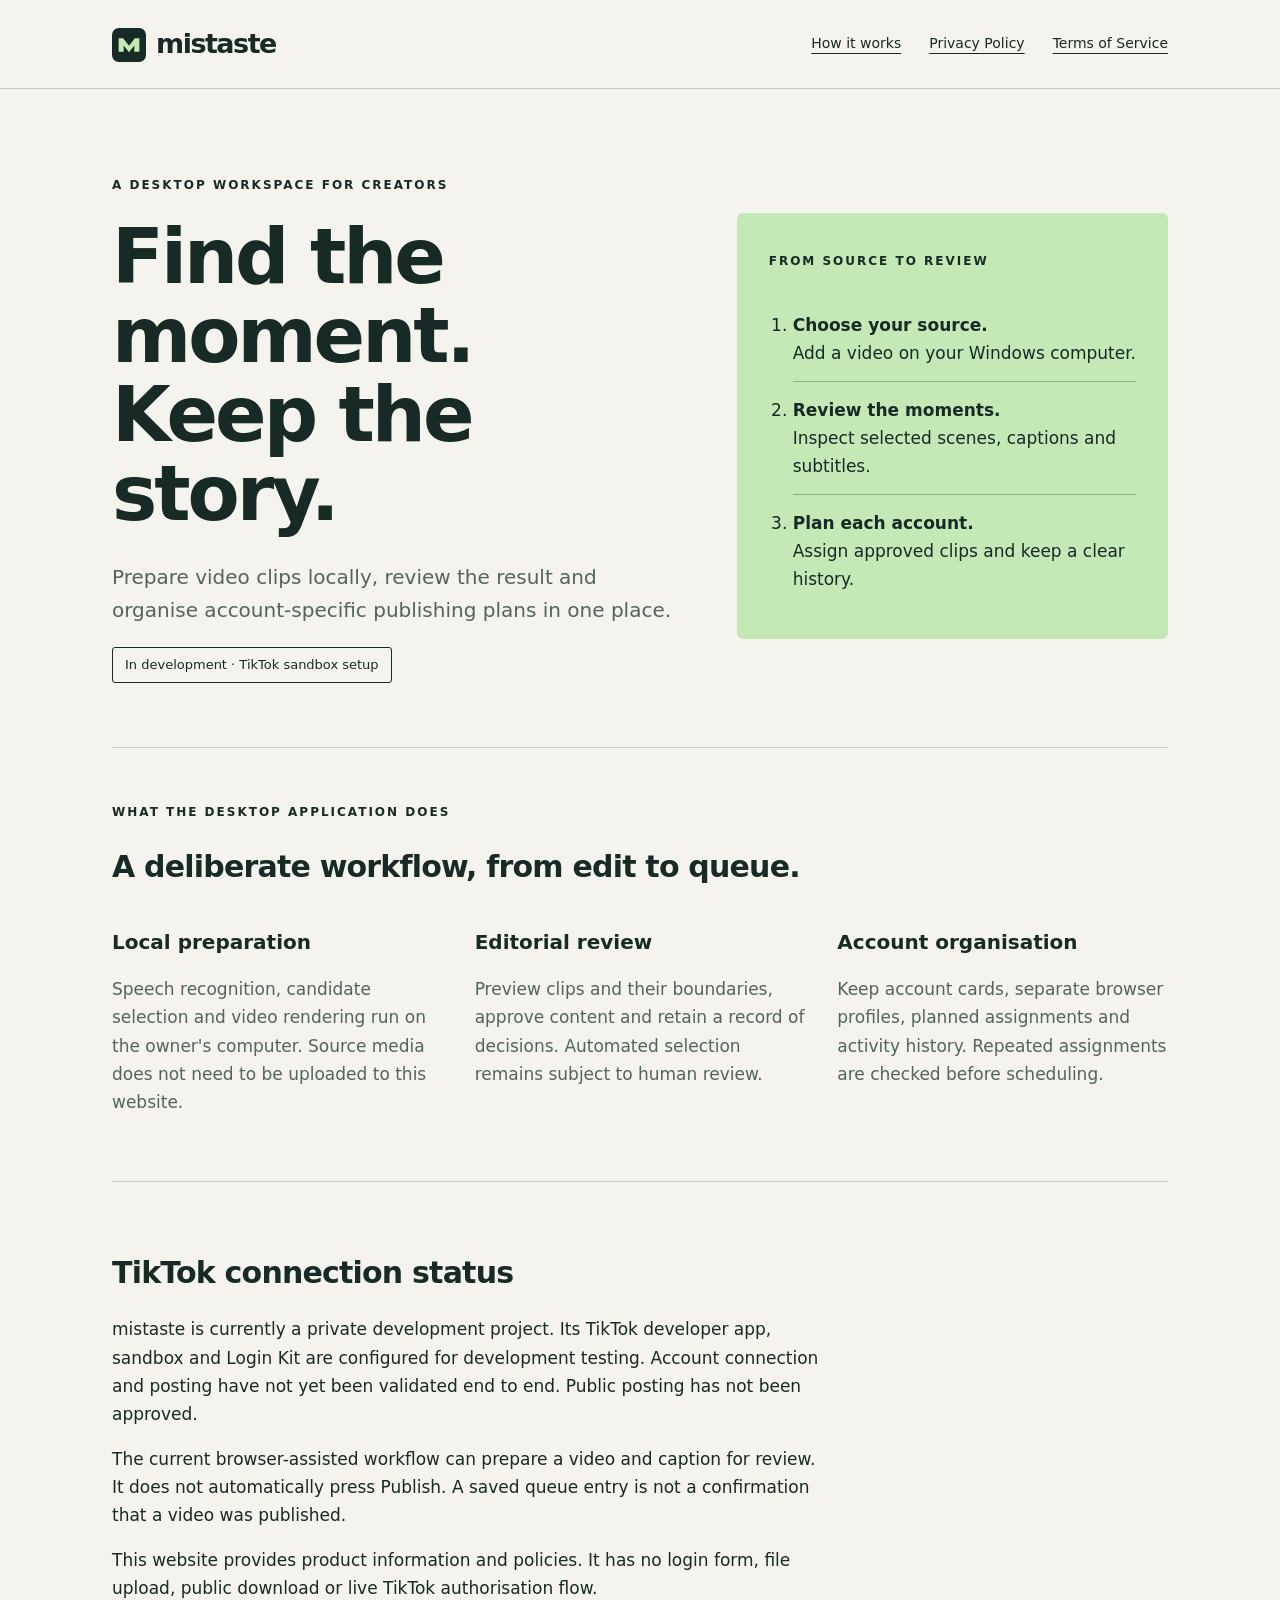
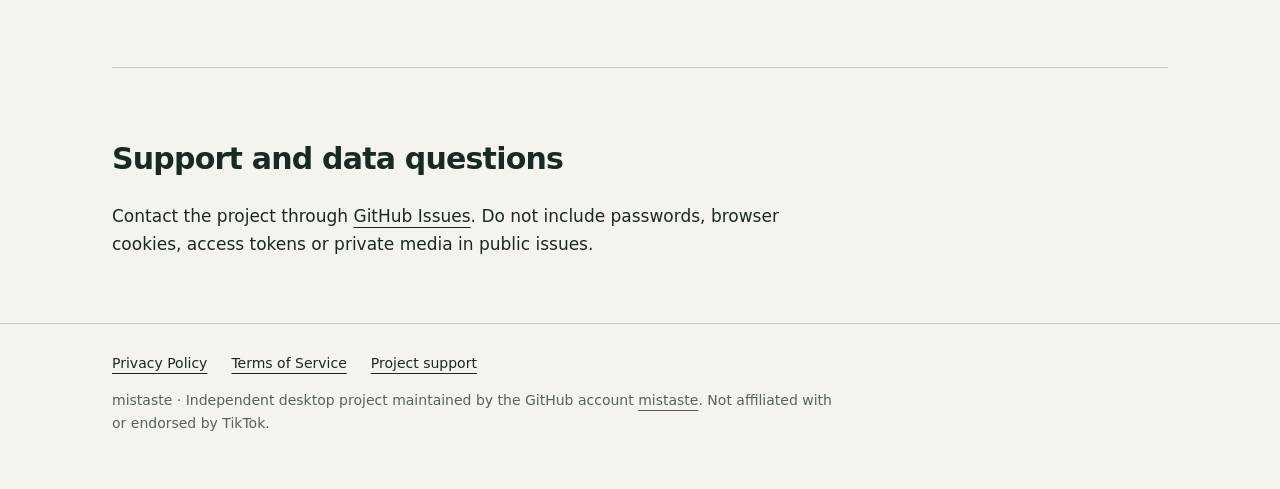
<file: index.html>
<!doctype html><html lang="en"><head><meta charset="utf-8"><meta name="viewport" content="width=device-width, initial-scale=1"><meta name="description" content="mistaste: local video preparation, editorial review and account workflow management. Development and sandbox testing."><title>mistaste — a workspace for video moments</title><link rel="icon" href="icon.svg" type="image/svg+xml"><link rel="stylesheet" href="style.css"></head><body><a class="skip" href="#main">Skip to content</a><header><div class="wrap"><nav aria-label="Main navigation"><a class="brand" href="./"><img src="icon.svg" width="34" height="34" alt="">mistaste</a><a href="./#workflow">How it works</a><a href="privacy.html">Privacy Policy</a><a href="terms.html">Terms of Service</a></nav></div></header><main id="main" class="wrap"><section class="hero"><div><span class="eyebrow">A desktop workspace for creators</span><h1>Find the moment.<br>Keep the story.</h1><p class="lede">Prepare video clips locally, review the result and organise account-specific publishing plans in one place.</p><span class="status">In development · TikTok sandbox setup</span></div><aside class="workflow" aria-label="Preparation workflow"><span class="eyebrow">From source to review</span><ol><li><strong>Choose your source.</strong><br>Add a video on your Windows computer.</li><li><strong>Review the moments.</strong><br>Inspect selected scenes, captions and subtitles.</li><li><strong>Plan each account.</strong><br>Assign approved clips and keep a clear history.</li></ol></aside></section><section class="section" id="workflow"><span class="eyebrow">What the desktop application does</span><h2>A deliberate workflow, from edit to queue.</h2><div class="features"><div><h3>Local preparation</h3><p>Speech recognition, candidate selection and video rendering run on the owner's computer. Source media does not need to be uploaded to this website.</p></div><div><h3>Editorial review</h3><p>Preview clips and their boundaries, approve content and retain a record of decisions. Automated selection remains subject to human review.</p></div><div><h3>Account organisation</h3><p>Keep account cards, separate browser profiles, planned assignments and activity history. Repeated assignments are checked before scheduling.</p></div></div></section><section class="section"><h2>TikTok connection status</h2><p>mistaste is currently a private development project. Its TikTok developer app, sandbox and Login Kit are configured for development testing. Account connection and posting have not yet been validated end to end. Public posting has not been approved.</p><p>The current browser-assisted workflow can prepare a video and caption for review. It does not automatically press Publish. A saved queue entry is not a confirmation that a video was published.</p><p>This website provides product information and policies. It has no login form, file upload, public download or live TikTok authorisation flow.</p></section><section class="section"><h2>Support and data questions</h2><p>Contact the project through <a href="https://github.com/mistaste/mistaste-site/issues">GitHub Issues</a>. Do not include passwords, browser cookies, access tokens or private media in public issues.</p></section></main><footer><div class="wrap"><div class="links"><a href="privacy.html">Privacy Policy</a><a href="terms.html">Terms of Service</a><a href="https://github.com/mistaste/mistaste-site/issues">Project support</a></div><p class="muted">mistaste · Independent desktop project maintained by the GitHub account <a href="https://github.com/mistaste">mistaste</a>. Not affiliated with or endorsed by TikTok.</p></div></footer></body></html>
</file>
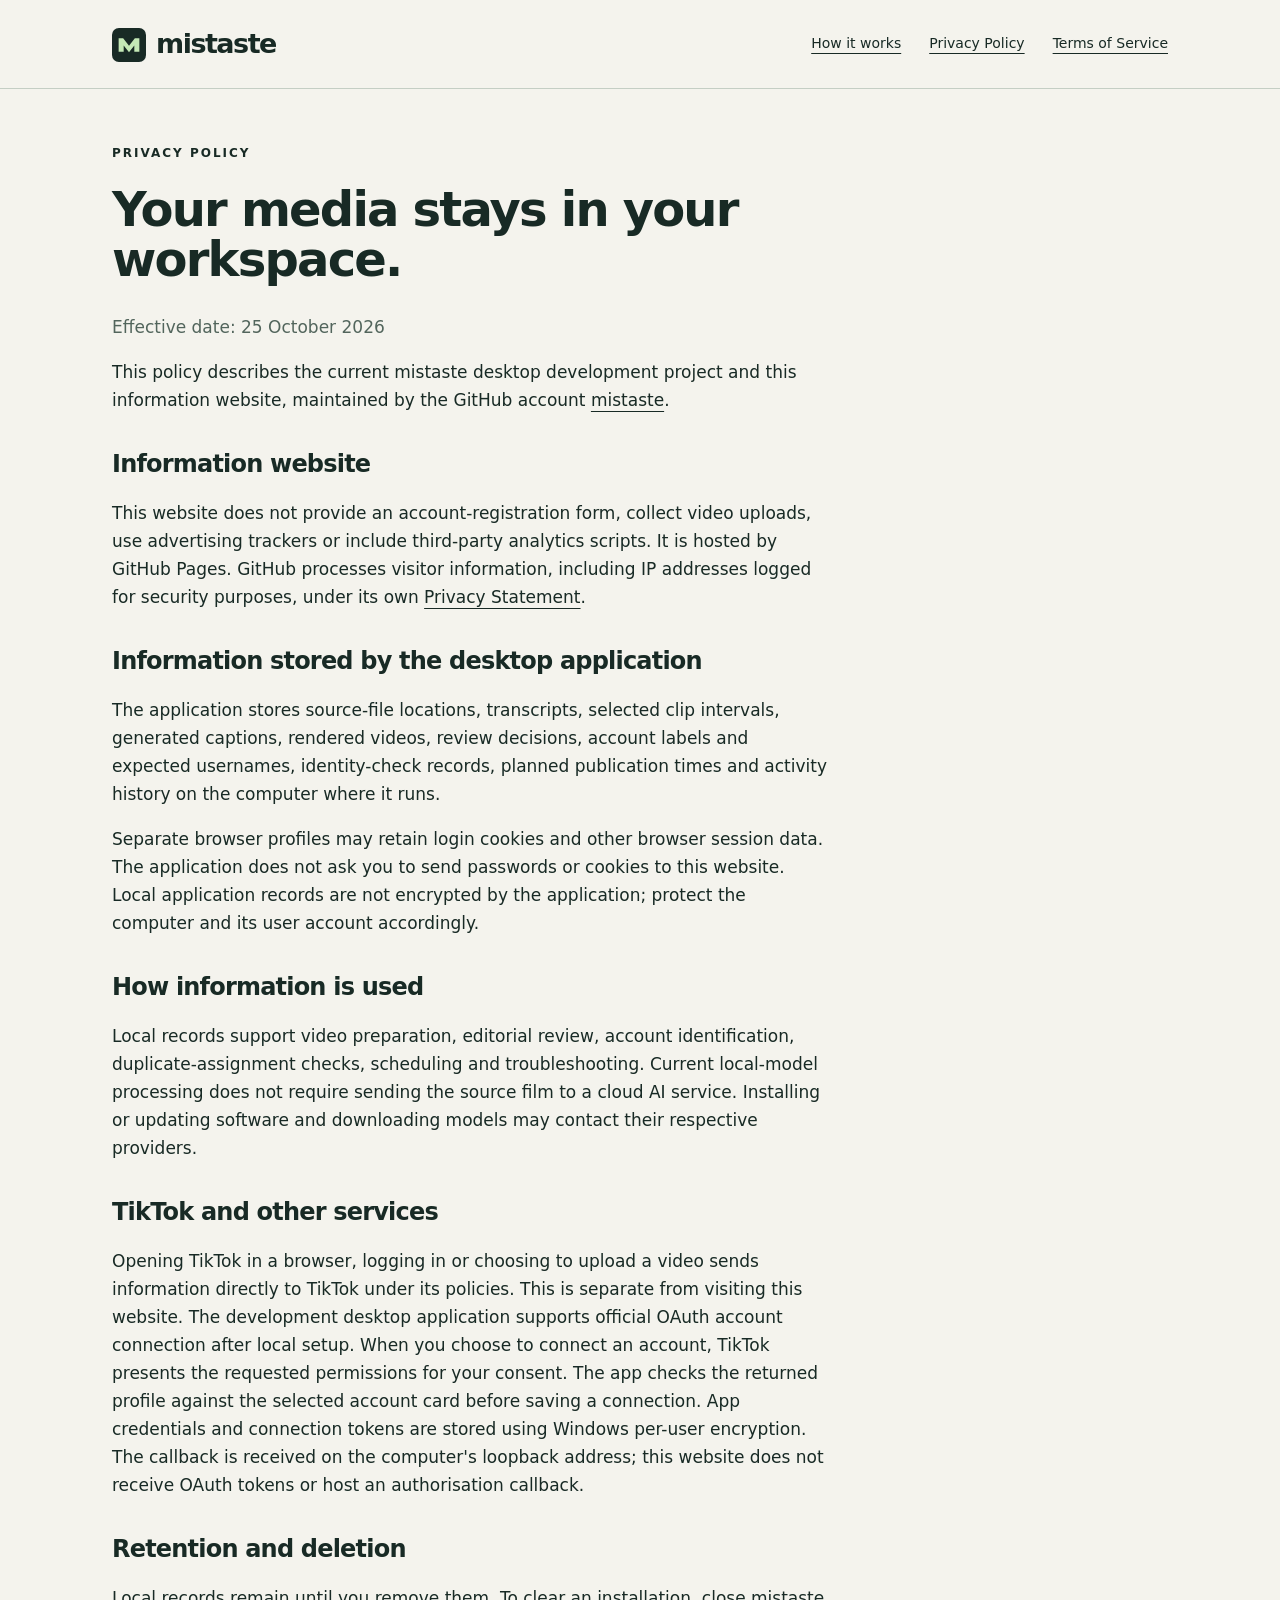
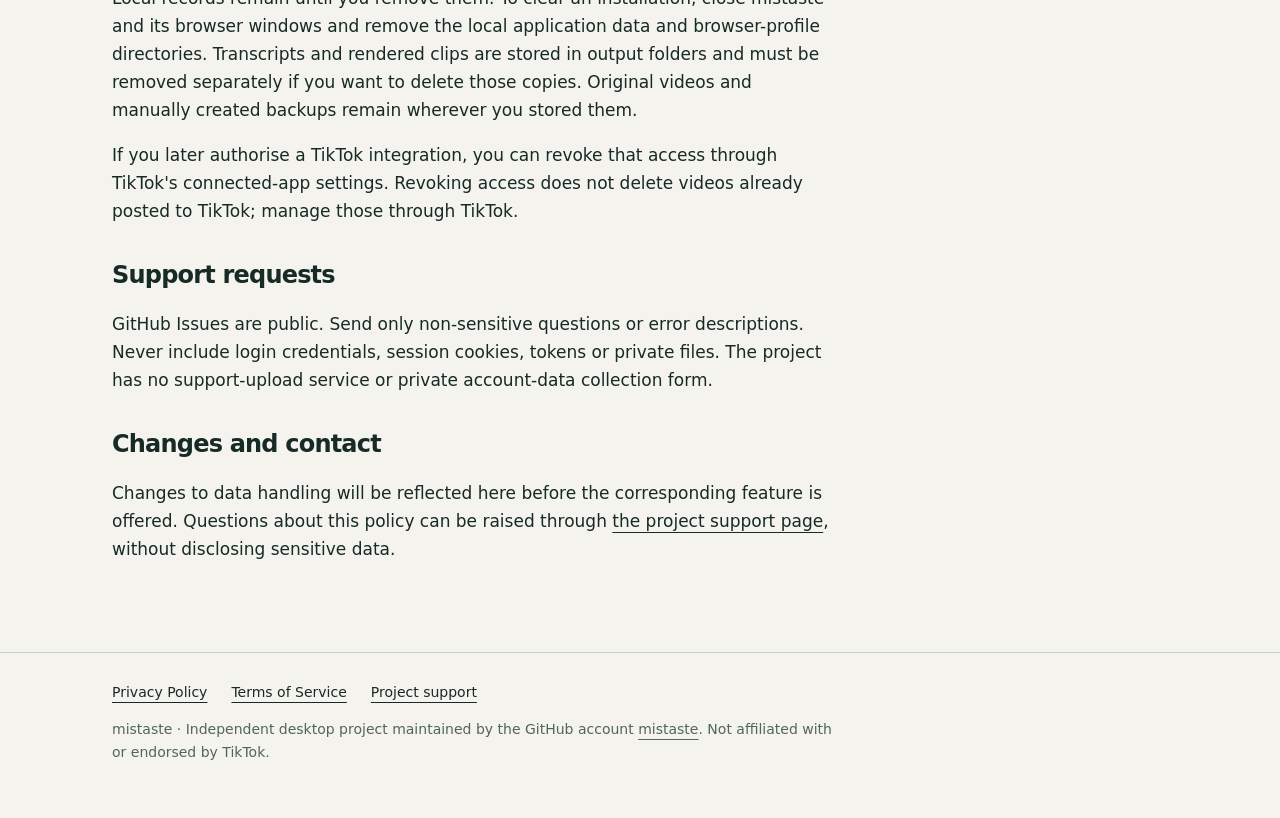
<file: privacy.html>
<!doctype html><html lang="en"><head><meta charset="utf-8"><meta name="viewport" content="width=device-width, initial-scale=1"><meta name="description" content="mistaste: local video preparation, editorial review and account workflow management. Development and sandbox testing."><title>Privacy Policy — mistaste</title><link rel="icon" href="icon.svg" type="image/svg+xml"><link rel="stylesheet" href="style.css"></head><body><a class="skip" href="#main">Skip to content</a><header><div class="wrap"><nav aria-label="Main navigation"><a class="brand" href="./"><img src="icon.svg" width="34" height="34" alt="">mistaste</a><a href="./#workflow">How it works</a><a href="privacy.html">Privacy Policy</a><a href="terms.html">Terms of Service</a></nav></div></header><main id="main" class="wrap"><article class="legal"><span class="eyebrow">Privacy Policy</span><h1>Your media stays in your workspace.</h1><p class="muted">Effective date: 25 October 2026</p><p>This policy describes the current mistaste desktop development project and this information website, maintained by the GitHub account <a href="https://github.com/mistaste">mistaste</a>.</p><h2>Information website</h2><p>This website does not provide an account-registration form, collect video uploads, use advertising trackers or include third-party analytics scripts. It is hosted by GitHub Pages. GitHub processes visitor information, including IP addresses logged for security purposes, under its own <a href="https://docs.github.com/en/site-policy/privacy-policies/github-general-privacy-statement">Privacy Statement</a>.</p><h2>Information stored by the desktop application</h2><p>The application stores source-file locations, transcripts, selected clip intervals, generated captions, rendered videos, review decisions, account labels and expected usernames, identity-check records, planned publication times and activity history on the computer where it runs.</p><p>Separate browser profiles may retain login cookies and other browser session data. The application does not ask you to send passwords or cookies to this website. Local application records are not encrypted by the application; protect the computer and its user account accordingly.</p><h2>How information is used</h2><p>Local records support video preparation, editorial review, account identification, duplicate-assignment checks, scheduling and troubleshooting. Current local-model processing does not require sending the source film to a cloud AI service. Installing or updating software and downloading models may contact their respective providers.</p><h2>TikTok and other services</h2><p>Opening TikTok in a browser, logging in or choosing to upload a video sends information directly to TikTok under its policies. This is separate from visiting this website. The development desktop application supports official OAuth account connection after local setup. When you choose to connect an account, TikTok presents the requested permissions for your consent. The app checks the returned profile against the selected account card before saving a connection. App credentials and connection tokens are stored using Windows per-user encryption. The callback is received on the computer's loopback address; this website does not receive OAuth tokens or host an authorisation callback.</p><h2>Retention and deletion</h2><p>Local records remain until you remove them. To clear an installation, close mistaste and its browser windows and remove the local application data and browser-profile directories. Transcripts and rendered clips are stored in output folders and must be removed separately if you want to delete those copies. Original videos and manually created backups remain wherever you stored them.</p><p>If you later authorise a TikTok integration, you can revoke that access through TikTok's connected-app settings. Revoking access does not delete videos already posted to TikTok; manage those through TikTok.</p><h2>Support requests</h2><p>GitHub Issues are public. Send only non-sensitive questions or error descriptions. Never include login credentials, session cookies, tokens or private files. The project has no support-upload service or private account-data collection form.</p><h2>Changes and contact</h2><p>Changes to data handling will be reflected here before the corresponding feature is offered. Questions about this policy can be raised through <a href="https://github.com/mistaste/mistaste-site/issues">the project support page</a>, without disclosing sensitive data.</p></article></main><footer><div class="wrap"><div class="links"><a href="privacy.html">Privacy Policy</a><a href="terms.html">Terms of Service</a><a href="https://github.com/mistaste/mistaste-site/issues">Project support</a></div><p class="muted">mistaste · Independent desktop project maintained by the GitHub account <a href="https://github.com/mistaste">mistaste</a>. Not affiliated with or endorsed by TikTok.</p></div></footer></body></html>
</file>
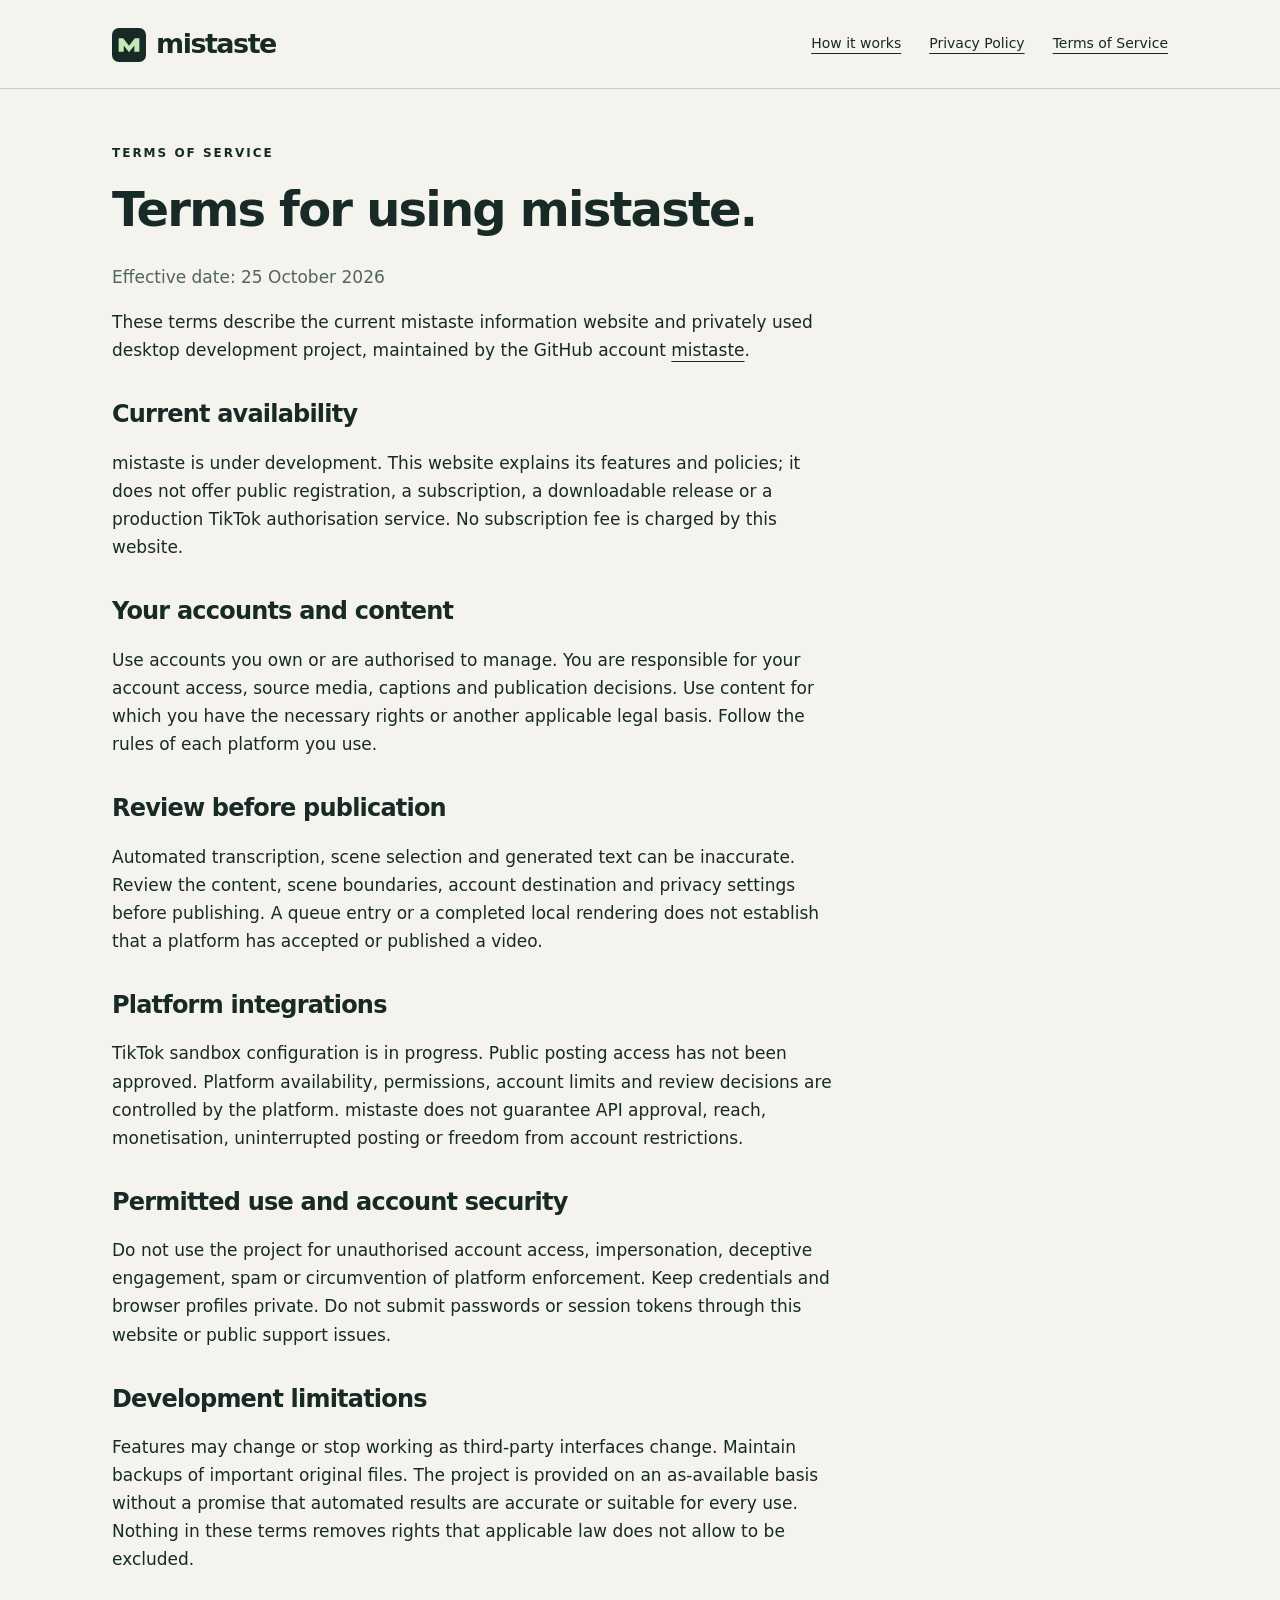
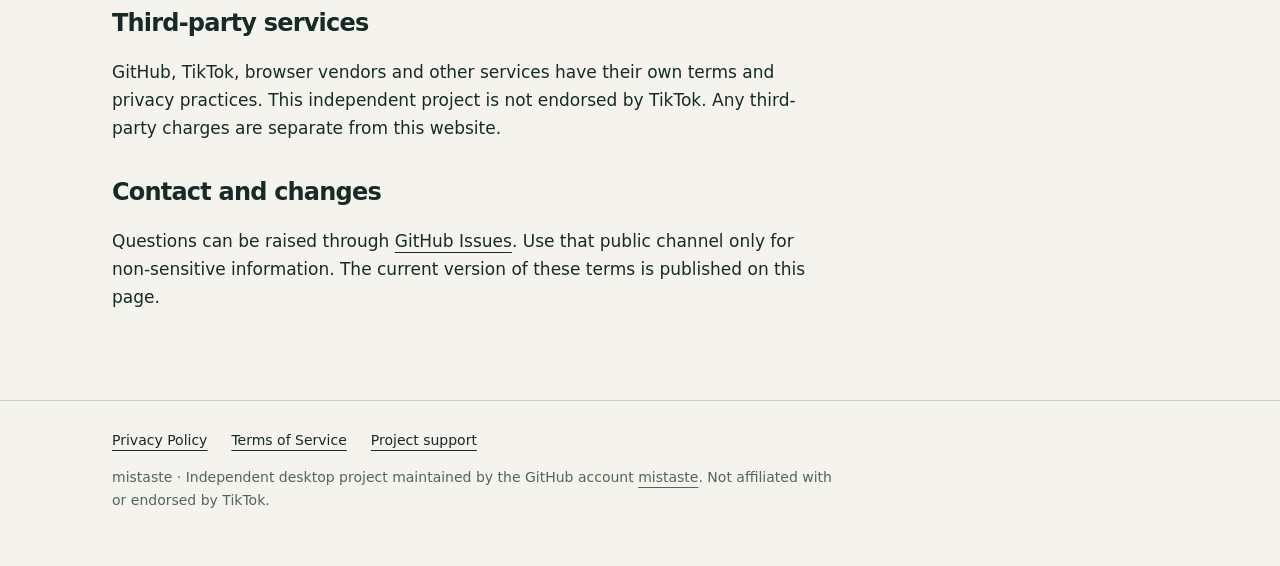
<file: terms.html>
<!doctype html><html lang="en"><head><meta charset="utf-8"><meta name="viewport" content="width=device-width, initial-scale=1"><meta name="description" content="mistaste: local video preparation, editorial review and account workflow management. Development and sandbox testing."><title>Terms of Service — mistaste</title><link rel="icon" href="icon.svg" type="image/svg+xml"><link rel="stylesheet" href="style.css"></head><body><a class="skip" href="#main">Skip to content</a><header><div class="wrap"><nav aria-label="Main navigation"><a class="brand" href="./"><img src="icon.svg" width="34" height="34" alt="">mistaste</a><a href="./#workflow">How it works</a><a href="privacy.html">Privacy Policy</a><a href="terms.html">Terms of Service</a></nav></div></header><main id="main" class="wrap"><article class="legal"><span class="eyebrow">Terms of Service</span><h1>Terms for using mistaste.</h1><p class="muted">Effective date: 25 October 2026</p><p>These terms describe the current mistaste information website and privately used desktop development project, maintained by the GitHub account <a href="https://github.com/mistaste">mistaste</a>.</p><h2>Current availability</h2><p>mistaste is under development. This website explains its features and policies; it does not offer public registration, a subscription, a downloadable release or a production TikTok authorisation service. No subscription fee is charged by this website.</p><h2>Your accounts and content</h2><p>Use accounts you own or are authorised to manage. You are responsible for your account access, source media, captions and publication decisions. Use content for which you have the necessary rights or another applicable legal basis. Follow the rules of each platform you use.</p><h2>Review before publication</h2><p>Automated transcription, scene selection and generated text can be inaccurate. Review the content, scene boundaries, account destination and privacy settings before publishing. A queue entry or a completed local rendering does not establish that a platform has accepted or published a video.</p><h2>Platform integrations</h2><p>TikTok sandbox configuration is in progress. Public posting access has not been approved. Platform availability, permissions, account limits and review decisions are controlled by the platform. mistaste does not guarantee API approval, reach, monetisation, uninterrupted posting or freedom from account restrictions.</p><h2>Permitted use and account security</h2><p>Do not use the project for unauthorised account access, impersonation, deceptive engagement, spam or circumvention of platform enforcement. Keep credentials and browser profiles private. Do not submit passwords or session tokens through this website or public support issues.</p><h2>Development limitations</h2><p>Features may change or stop working as third-party interfaces change. Maintain backups of important original files. The project is provided on an as-available basis without a promise that automated results are accurate or suitable for every use. Nothing in these terms removes rights that applicable law does not allow to be excluded.</p><h2>Third-party services</h2><p>GitHub, TikTok, browser vendors and other services have their own terms and privacy practices. This independent project is not endorsed by TikTok. Any third-party charges are separate from this website.</p><h2>Contact and changes</h2><p>Questions can be raised through <a href="https://github.com/mistaste/mistaste-site/issues">GitHub Issues</a>. Use that public channel only for non-sensitive information. The current version of these terms is published on this page.</p></article></main><footer><div class="wrap"><div class="links"><a href="privacy.html">Privacy Policy</a><a href="terms.html">Terms of Service</a><a href="https://github.com/mistaste/mistaste-site/issues">Project support</a></div><p class="muted">mistaste · Independent desktop project maintained by the GitHub account <a href="https://github.com/mistaste">mistaste</a>. Not affiliated with or endorsed by TikTok.</p></div></footer></body></html>
</file>
<file: style.css>
:root{--paper:#f4f3ed;--ink:#182a25;--muted:#52655c;--line:#c4cec4;--accent:#c4e9b6}*{box-sizing:border-box}body{margin:0;background:var(--paper);color:var(--ink);font:17px/1.65 system-ui,-apple-system,sans-serif}a{color:inherit;text-underline-offset:5px}a:hover{color:#30603e}a:focus-visible,summary:focus-visible{outline:3px solid #397644;outline-offset:5px}.wrap{max-width:1120px;margin:auto;padding:0 32px}header{border-bottom:1px solid var(--line)}nav{display:flex;align-items:center;gap:28px;min-height:88px;flex-wrap:wrap;padding:16px 0}.brand{font-size:27px;font-weight:800;letter-spacing:-1.5px;text-decoration:none;margin-right:auto}.brand img{vertical-align:middle;margin-right:10px}nav a:not(.brand){font-size:14px}.hero{display:grid;grid-template-columns:1.3fr 1fr;gap:64px;padding:80px 0 64px;align-items:center}.eyebrow{font-size:12px;text-transform:uppercase;letter-spacing:2px;font-weight:700}h1{font-size:clamp(42px,6vw,76px);line-height:1.04;letter-spacing:-3px;margin:20px 0 28px;max-width:750px}h2{font-size:30px;line-height:1.2;letter-spacing:-.8px}h3{font-size:20px;line-height:1.3}p{max-width:720px}.lede{font-size:20px;color:var(--muted)}.status{display:inline-block;border:1px solid var(--ink);padding:6px 12px;font-size:13px;border-radius:3px}.workflow{background:var(--accent);padding:32px;border-radius:6px}.workflow ol{padding-left:24px;margin:24px 0 0}.workflow li{padding:14px 0;border-bottom:1px solid #95b28a}.workflow li:last-child{border:0}.section{padding:48px 0;border-top:1px solid var(--line)}.features{display:grid;grid-template-columns:repeat(3,minmax(0,1fr));gap:32px}.features p,.muted{color:var(--muted)}.legal{max-width:800px;padding:48px 0 72px}.legal h1{font-size:48px;letter-spacing:-1.8px}.legal h2{font-size:24px;margin-top:36px}.legal li{margin:8px 0}footer{border-top:1px solid var(--line);padding:28px 0 40px;font-size:14px}footer .links{display:flex;gap:24px;flex-wrap:wrap}.skip{position:absolute;left:-10000px}.skip:focus{left:20px;top:10px;background:white;padding:10px;z-index:5}@media(max-width:720px){.wrap{padding:0 20px}nav{gap:16px}.brand{width:100%}.hero{grid-template-columns:1fr;gap:32px;padding:48px 0}h1{letter-spacing:-1.8px}.features{grid-template-columns:1fr;gap:12px}.legal h1{font-size:38px}}
</file>
